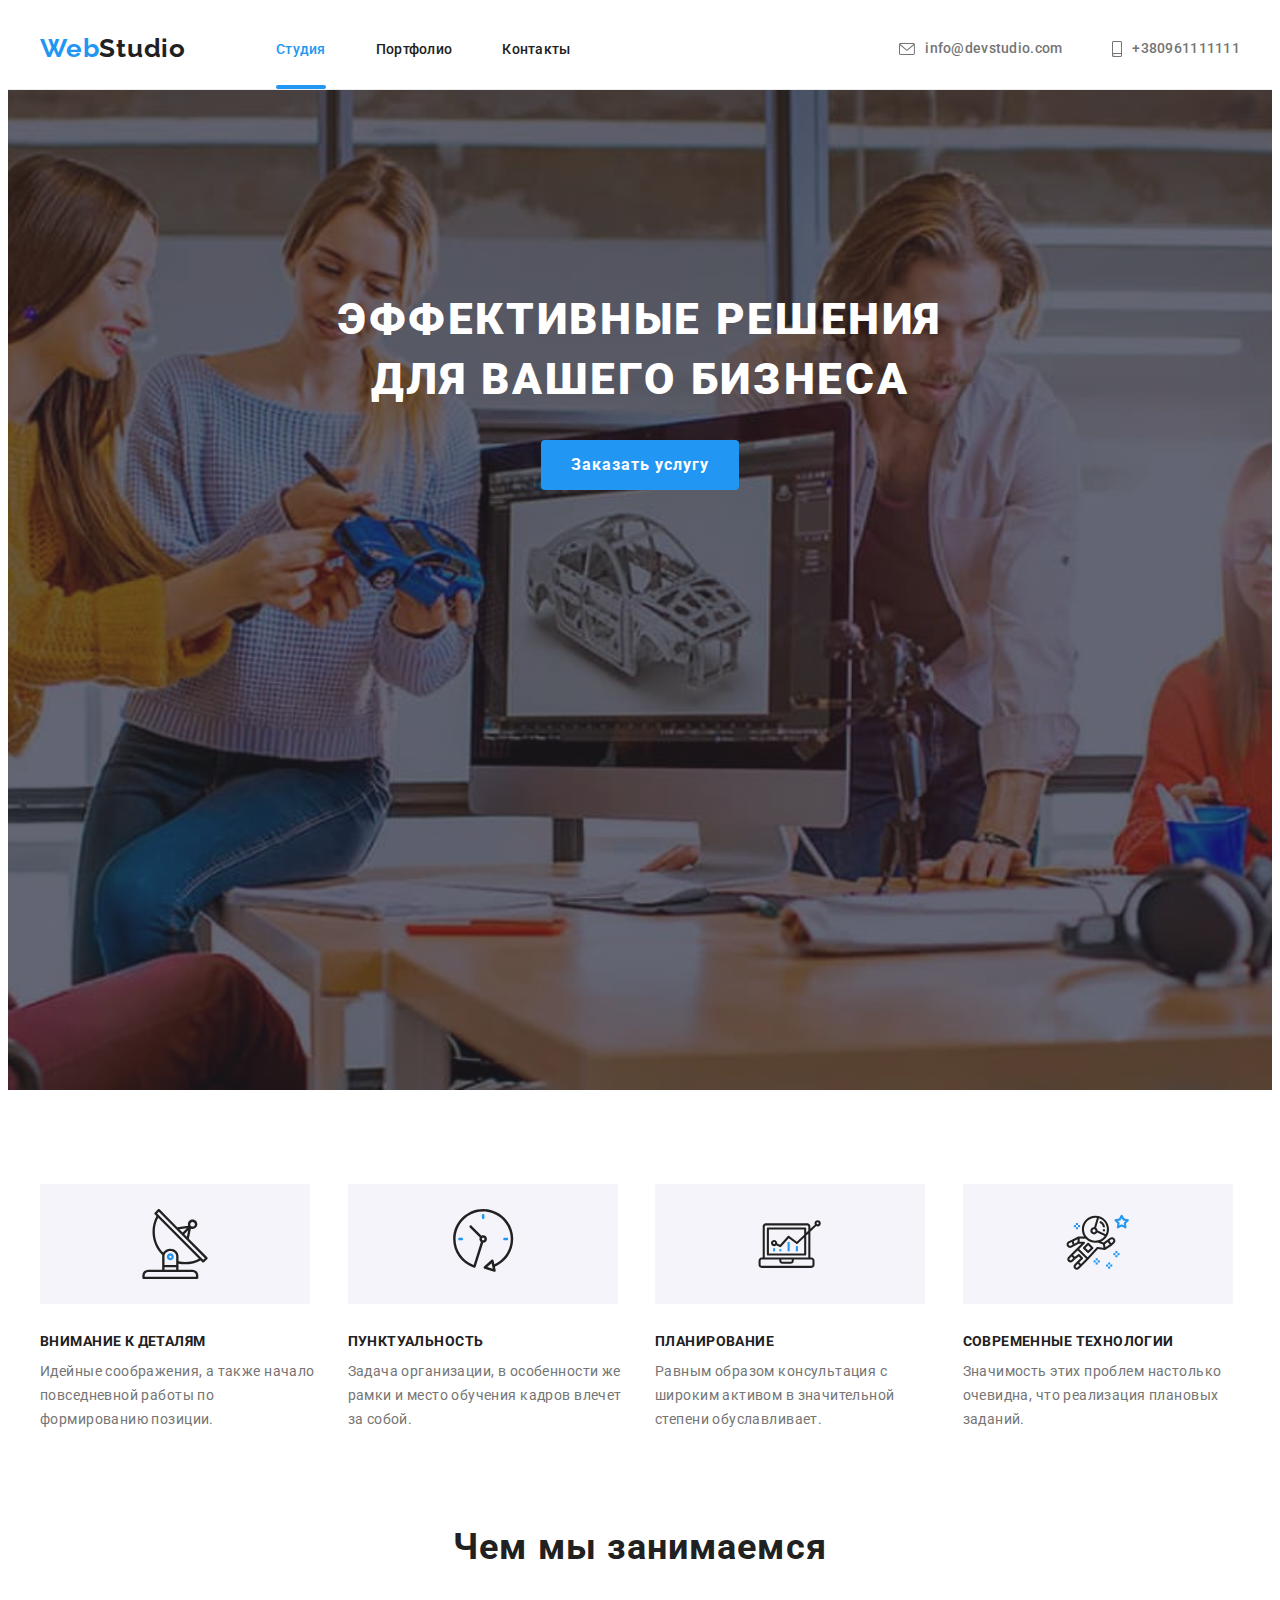
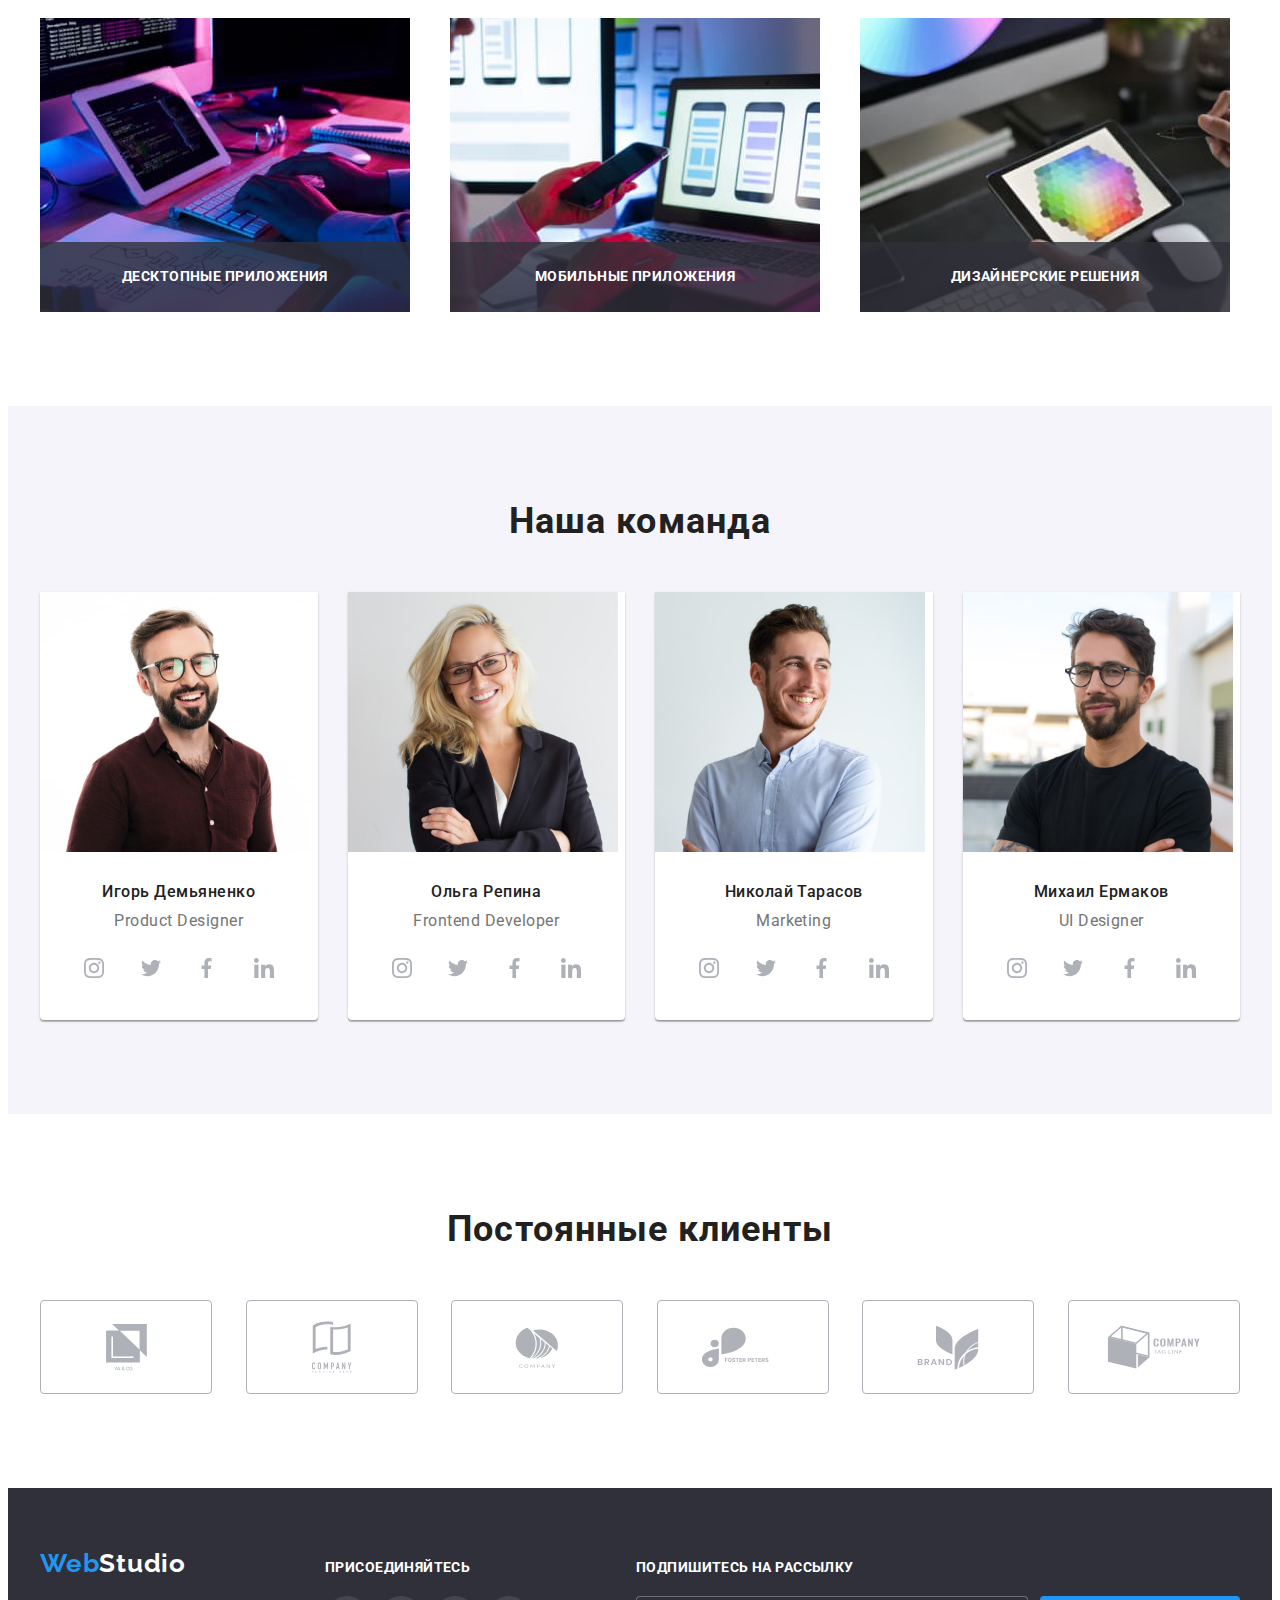
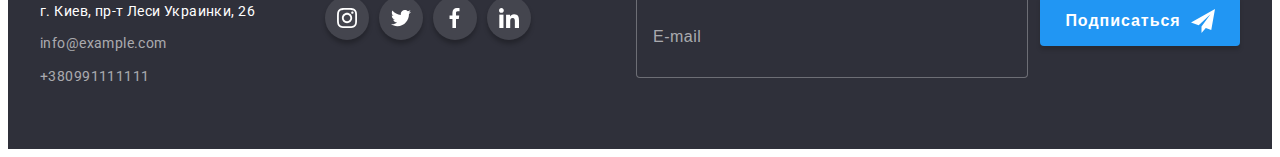
<file: index.html>
<!DOCTYPE html>
<html lang="ru">

<head>
  <meta charset="UTF-8" />
  <meta http-equiv="X-UA-Compatible" content="IE=edge" />
  <meta name="viewport" content="width=device-width, initial-scale=1.0" />
  <title>WebStudio</title>
  <link rel="preconnect" href="https://fonts.gstatic.com" />
  <link href="https://fonts.googleapis.com/css2?family=Raleway:wght@700&family=Roboto:wght@400;500;700;900&display=swap"
    rel="stylesheet" />
  <link rel="stylesheet" href="https://cdnjs.cloudflare.com/ajax/libs/modern-normalize/1.1.0/modern-normalize.min.css"
    integrity="sha512-wpPYUAdjBVSE4KJnH1VR1HeZfpl1ub8YT/NKx4PuQ5NmX2tKuGu6U/JRp5y+Y8XG2tV+wKQpNHVUX03MfMFn9Q=="
    crossorigin="anonymous" referrerpolicy="no-referrer" />
  <link rel="stylesheet" href="https://cdnjs.cloudflare.com/ajax/libs/animate.css/4.1.1/animate.min.css" />
  <link rel="stylesheet" href="./css/main.min.css" />
</head>

<body>
  <!-- Шапка сайта -->
  <header class="header">
    <div class="container header__container">
      <nav class="navigation">
        <a href="./index.html" class="logo header__logo link"> <span class="logo_blue">Web</span>Studio</a>
        <ul class="menu">
          <li class="menu__item list"><a class="menu__link menu__link_current link" href="./index.html">Студия</a></li>
          <li class="menu__item list"><a class="menu__link link" href="./portfolio.html">Портфолио</a></li>
          <li class="menu__item list"><a class="menu__link link" href="">Контакты</a></li>
        </ul>
      </nav>
      <ul class="address__contaiter">
        <li class="address__item list"><a class="address__mail-link link" href="info@devstudio.com">
            <svg class="address__mail-icon">
              <use href="./img/sprite.svg#icon-envelope"></use>
            </svg> info@devstudio.com
          </a>
        </li>
        <li class="address__item list">
          <a class="address__tel-link link" href="tel:+380961111111">
            <svg class="address__phone-icon">
              <use href="./img/sprite.svg#icon-smartphone"></use>
            </svg> +380961111111</a>
        </li>
      </ul>
    </div>
  </header>
  <main>
    <!--Герой Cекция 1-->
    <section class="hero hero__section">
      <div class="container">
        <h1 class="hero__title">Эффективные решения для вашего бизнеса</h1>
        <button class="modal-btn" type="button" data-modal-open>Заказать услугу</button>
      </div>
    </section>
    <!--Преимущества Секция 2-->
    <section class="advantages section">
      <div class="container">
        <h2 class="visually-hidden">Наши преимущества</h2>
        <ul class="advantages__list">
          <li class="advantages__item list">
            <div class="advantages__icon">
              <svg class="advantages__icon-item">
                <use href="./img/sprite.svg#icon-satellite"></use>
              </svg>
            </div>
            <h3 class="advantages__title">Внимание к деталям</h3>
            <p class="advantages__discription">
              Идейные соображения, а также начало повседневной работы по
              формированию позиции.
            </p>
          </li>
          <li class="advantages__item list">
            <div class="advantages__icon">
              <svg class="advantages__icon-item">
                <use href="./img/sprite.svg#icon-clock"></use>
              </svg>
            </div>
            <h3 class="advantages__title">Пунктуальность</h3>
            <p class="advantages__discription">
              Задача организации, в особенности же рамки и место обучения кадров
              влечет за собой.
            </p>
          </li>
          <li class="advantages__item list">
            <div class="advantages__icon">
              <svg class="advantages__icon-item">
                <use href="./img/sprite.svg#icon-diagram"></use>
              </svg>
            </div>
            <h3 class="advantages__title">Планирование</h3>
            <p class="advantages__discription">
              Равным образом консультация с широким активом в значительной
              степени обуславливает.
            </p>
          </li>
          <li class="advantages__item list">
            <div class="advantages__icon">
              <svg class="advantages__icon-item">
                <use href="./img/sprite.svg#icon-astronaut"></use>
              </svg>
            </div>
            <h3 class="advantages__title">Современные технологии</h3>
            <p class="advantages__discription">
              Значимость этих проблем настолько очевидна, что реализация
              плановых заданий.
            </p>
          </li>
        </ul>
      </div>
    </section>
    <!--Чем занимается WebStudio Секция 3-->
    <section class="servise section">
      <div class="container">
        <h2 class="section__title">Чем мы занимаемся</h2>
        <ul class="servise__list list">
          <li class="servise__item">
            <div class="servise__img-wrapper">
              <img class="servise__image" src="./img/img1-sec3.jpg" alt="Десктопные приложения" width="370"
                height="294" />
              <div class="servise__h3-wrapper">
                <h3 class="servise__item-title">Десктопные приложения</h3>
              </div>
            </div>
          </li>
          <li class="servise__item">
            <div class="servise__img-wrapper">
              <img class="servise__image" src="./img/img2-sec3.jpg" alt="Разработка мобильных приложения" width="370"
                height="294" />
              <div class="servise__h3-wrapper">
                <h3 class="servise__item-title">Мобильные приложения</h3>
              </div>
            </div>
          </li>
          <li class="servise__item">
            <div class="servise__img-wrapper">
              <img class="servise__image" src="./img/img3-sec3.jpg" alt="Дизайн" width="370" height="294" />
              <div class="servise__h3-wrapper">
                <h3 class="servise__item-title">Дизайнерские решения</h3>
              </div>
            </div>
          </li>
        </ul>
      </div>
    </section>
    <!--Команда Секция 4-->
    <section class="team section">
      <div class="container">
        <h2 class="section__title">Наша команда</h2>
        <ul class="team__list list">
          <li class="team__item">
            <img class="team__mamber-photo" src="./img/img1-sec4.jpg" alt="Фото Игоря Демьяненко" width="270" height="260" />
            <div class="team__item-contant">
              <h3 class="team__mamber-name">Игорь Демьяненко</h3>
              <p class="team__mamber-profession" lang="en">Product Designer</p>
              <ul class="social-list list">
                <li class="social-list__item">
                  <a href="" class="social-list__link">
                    <svg class="social-list__icon">
                      <use href="./img/sprite.svg#icon-instagram"></use>
                    </svg>
                  </a>
                </li>
                <li class="social-list__item">
                  <a href="" class="social-list__link">
                    <svg class="social-list__icon">
                      <use href="./img/sprite.svg#icon-twitter"></use>
                    </svg>
                  </a>
                </li>
                <li class="social-list__item">
                  <a href="" class="social-list__link">
                    <svg class="social-list__icon">
                      <use href="./img/sprite.svg#icon-facebook"></use>
                    </svg>
                  </a>
                </li>
                <li class="social-list__item">
                  <a href="" class="social-list__link">
                    <svg class="social-list__icon">
                      <use href="./img/sprite.svg#icon-linkedin"></use>
                    </svg>
                  </a>
                </li>
              </ul>
            </div>
          </li>
          <li class="team__item">
            <img class="team__mamber-photo" src="./img/img2-sec4.jpg" alt="Фото Ольги Репиной" width="270" height="260" />
            <div class="team__item-contant">
              <h3 class="team__mamber-name">Ольга Репина</h3>
              <p class="team__mamber-profession" lang="en">Frontend Developer</p>
              <ul class="social-list list">
                <li class="social-list__item">
                  <a href="" class="social-list__link">
                    <svg class="social-list__icon">
                      <use href="./img/sprite.svg#icon-instagram"></use>
                    </svg>
                  </a>
                </li>
                <li class="social-list__item">
                  <a href="" class="social-list__link">
                    <svg class="social-list__icon">
                      <use href="./img/sprite.svg#icon-twitter"></use>
                    </svg>
                  </a>
                </li>
                <li class="social-list__item">
                  <a href="" class="social-list__link">
                    <svg class="social-list__icon">
                      <use href="./img/sprite.svg#icon-facebook"></use>
                    </svg>
                  </a>
                </li>
                <li class="social-list__item">
                  <a href="" class="social-list__link">
                    <svg class="social-list__icon">
                      <use href="./img/sprite.svg#icon-linkedin"></use>
                    </svg>
                  </a>
                </li>
              </ul>
            </div>
          </li>
          <li class="team__item">
            <img class="team__mamber-photo" src="./img/img3-sec4.jpg" alt="Фото Николая Тарасова" width="270" height="260" />
            <div class="team__item-contant">
              <h3 class="team__mamber-name">Николай Тарасов</h3>
              <p class="team__mamber-profession" lang="en">Marketing</p>
              <ul class="social-list list">
                <li class="social-list__item">
                  <a href="" class="social-list__link">
                    <svg class="social-list__icon">
                      <use href="./img/sprite.svg#icon-instagram"></use>
                    </svg>
                  </a>
                </li>
                <li class="social-list__item">
                  <a href="" class="social-list__link">
                    <svg class="social-list__icon">
                      <use href="./img/sprite.svg#icon-twitter"></use>
                    </svg>
                  </a>
                </li>
                <li class="social-list__item">
                  <a href="" class="social-list__link">
                    <svg class="social-list__icon">
                      <use href="./img/sprite.svg#icon-facebook"></use>
                    </svg>
                  </a>
                </li>
                <li class="social-list__item">
                  <a href="" class="social-list__link">
                    <svg class="social-list__icon">
                      <use href="./img/sprite.svg#icon-linkedin"></use>
                    </svg>
                  </a>
                </li>
              </ul>
            </div>
          </li>
          <li class="team__item">
            <img class="team__mamber-photo" src="./img/img4-sec4.jpg" alt="Фото Михаила Ермакова" width="270" height="260" />
            <div class="team__item-contant">
              <h3 class="team__mamber-name">Михаил Ермаков</h3>
              <p class="team__mamber-profession" lang="en">UI Designer</p>
              <ul class="social-list list">
                <li class="social-list__item">
                  <a href="" class="social-list__link">
                    <svg class="social-list__icon">
                      <use href="./img/sprite.svg#icon-instagram"></use>
                    </svg>
                  </a>
                </li>
                <li class="social-list__item">
                  <a href="" class="social-list__link">
                    <svg class="social-list__icon">
                      <use href="./img/sprite.svg#icon-twitter"></use>
                    </svg>
                  </a>
                </li>
                <li class="social-list__item">
                  <a href="" class="social-list__link">
                    <svg class="social-list__icon">
                      <use href="./img/sprite.svg#icon-facebook"></use>
                    </svg>
                  </a>
                </li>
                <li class="social-list__item">
                  <a href="" class="social-list__link">
                    <svg class="social-list__icon">
                      <use href="./img/sprite.svg#icon-linkedin"></use>
                    </svg>
                  </a>
                </li>
              </ul>
            </div>
          </li>
        </ul>
      </div>
    </section>
    <section class="clients  section">
      <div class="container">
        <h2 class="section__title">Постоянные клиенты</h2>
        <ul class="clients__list list">
          <li class="clients__item">
            <a class="clients__link" href="">
              <svg class="clients__list-icon" width="41" height="46.7">
                <use href="./img/sprite.svg#icon-yaco"></use>
              </svg>
            </a>
          </li>
          <li class="clients__item">
            <a class="clients__link" href="">
              <svg class="clients__list-icon" width="40" height="52">
                <use href="./img/sprite.svg#icon-tagline-here"></use>
              </svg>
            </a>
          </li>
          <li class="clients__item">
            <a class="clients__link" href="">
              <svg class="clients__list-icon" width="43.46" height="41.18">
                <use href="./img/sprite.svg#icon-company"></use>
              </svg>
            </a>
          </li>
          <li class="clients__item">
            <a class="clients__link" href="">
              <svg class="clients__list-icon" width="84.44" height="40.62">
                <use href="./img/sprite.svg#icon-foster-peters"></use>
              </svg>
            </a>
          </li>
          <li class="clients__item">
            <a class="clients__link" href="">
              <svg class="clients__list-icon" width="62.54" height="45.43">
                <use href="./img/sprite.svg#icon-brand"></use>
              </svg>
            </a>
          </li>
          <li class="clients__item">
            <a class="clients__link" href="">
              <svg class="clients__list-icon" width="93.79" height="43.93">
                <use href="./img/sprite.svg#icon-tagtine"></use>
              </svg>
            </a>
          </li>
        </ul>
      </div>
    </section>
  </main>
  <footer class="footer footer__section">
    <div class="container footer__container">
      <div class="fooder__logo-address">
        <a class="logo footer__logo logo_white link" href="./index.html"> <span class="logo_blue">Web</span>Studio</a>
        <address class="address">
          <ul class="address__list list">
            <li class="address__item-footer">
              <a class="location link" href="https://goo.gl/maps/w3A9TipmiTjofu6cA" target="_blank"
                rel="noopener noreferrer">г.
                Киев, пр-т Леси Украинки, 26</a>
            </li>
            <li class="address__item-footer"><a class="address__link link" href="info@example.com">info@example.com</a>
            </li>
            <li class="address__item-footer"><a class="address__link link" href="+380991111111">+380991111111</a></li>
          </ul>
        </address>
      </div>
      <div class="footer__social">
        <h3 class="footer__social-list-title">Присоединяйтесь</h3>
        <ul class="footer__social-list list">
          <li class="footer__social-list-item">
            <a href="" class="footer__social-list-link">
              <svg class="footer__social-list-icon">
                <use href="./img/sprite.svg#icon-instagram"></use>
              </svg>
            </a>
          </li>
          <li class="footer__social-list-item">
            <a href="" class="footer__social-list-link">
              <svg class="footer__social-list-icon">
                <use href="./img/sprite.svg#icon-twitter"></use>
              </svg>
            </a>
          </li>
          <li class="footer__social-list-item">
            <a href="" class="footer__social-list-link">
              <svg class="footer__social-list-icon">
                <use href="./img/sprite.svg#icon-facebook"></use>
              </svg>
            </a>
          </li>
          <li class="footer__social-list-item">
            <a href="" class="footer__social-list-link">
              <svg class="footer__social-list-icon">
                <use href="./img/sprite.svg#icon-linkedin"></use>
              </svg>
            </a>
          </li>
        </ul>
      </div>
      <form action="#" class="footer-form">
        <p class="footer-fort-title">Подпишитесь на рассылку</p>
        <div class="footer-form-input-wrapper">
          <input type="email" class="footer-form-input" name="user-mail" placeholder="E-mail" required>
          <button type="submit" class="footer-form-btn">
            Подписаться
            <svg class="footer-form-icon">
              <use href="./img/sprite.svg#icon-footer-form-icon"></use>
            </svg>
          </button>
        </div>
      </form>
    </div>
  </footer>
  <div class="backdrop is-hidden" data-modal>
    <div class="modal">
      <button type="button" class="close-btn" data-modal-close>
        <svg class="close-icon">
          <use href="./img/sprite.svg#icon-Vector"></use>
        </svg>
      </button>
      <form action="#" class="modal-form">
        <p class="model-form__head">Оставьте свои данные, мы вам перезвоним</p>
        <label class="modal-form__field">
          Имя
          <span class="modal-form__input-wrapper">
            <input type="text" class="modal-form__input" name="user-name" minlength="2" required
              pattern="[a-zA-Zа-яёА-ЯЁ]+" title="Имя должно содержать символы кирилицы или латиницы">
            <svg class="modal-form__icon">
              <use href="./img/sprite.svg#icon-person"></use>
            </svg>
          </span>
        </label>
        <label class="modal-form__field">
          Телефон
          <span class="modal-form__input-wrapper">
            <input type="tel" class="modal-form__input" name="user-tel" title="096-000-00-00"
              pattern="[0-9]{3}-[0-9]{3}-[0-9]{2}-[0-9]{2}" required>
            <svg class="modal-form__icon">
              <use href="./img/sprite.svg#icon-phone"></use>
            </svg>
          </span>
        </label>
        <label class="modal-form__field">
          Почта
          <span class="modal-form__input-wrapper">
            <input type="email" class="modal-form__input" name="user-mail" required>
            <svg class="modal-form__icon">
              <use href="./img/sprite.svg#icon-email"></use>
            </svg>
          </span>
        </label>
        <label class="modal-form__field">
          Комментарий
          <textarea name="user-comment" class="modal-form__comment" placeholder="Введите текст"></textarea>
        </label>
        <input type="checkbox" class="modal-form__checkbox visually-hidden" name="check" id="accept">
        <label for="accept" class="modal-form__checkbox-label">Соглашаюсь с рассылкой и принимаю&nbsp; <a href="#"
            class="modal-form__checkbox-label-link">Условия договора</a></label>
        <button type="submit" class="modal-form-btn">Отправить</button>
      </form>
    </div>
  </div>
  <script src="./js/modal.js"></script>
</body>

</html>
</file>
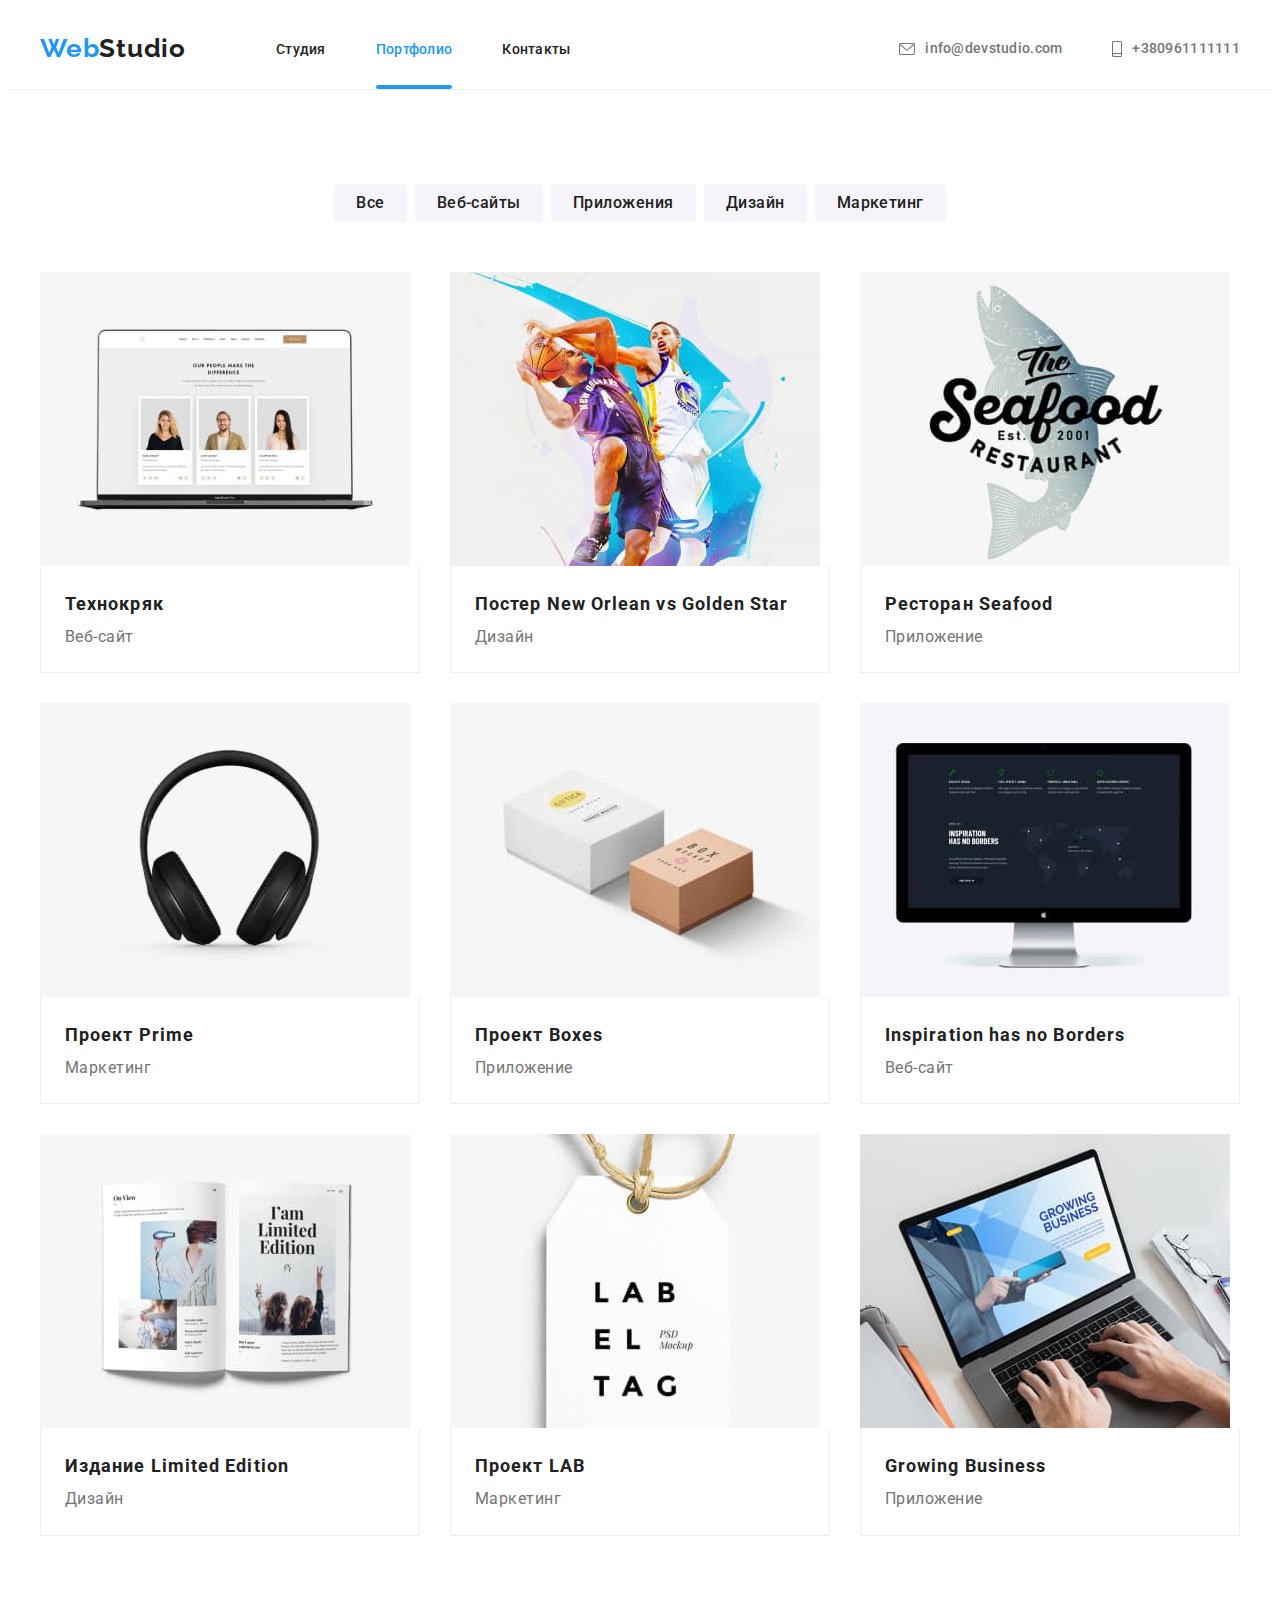
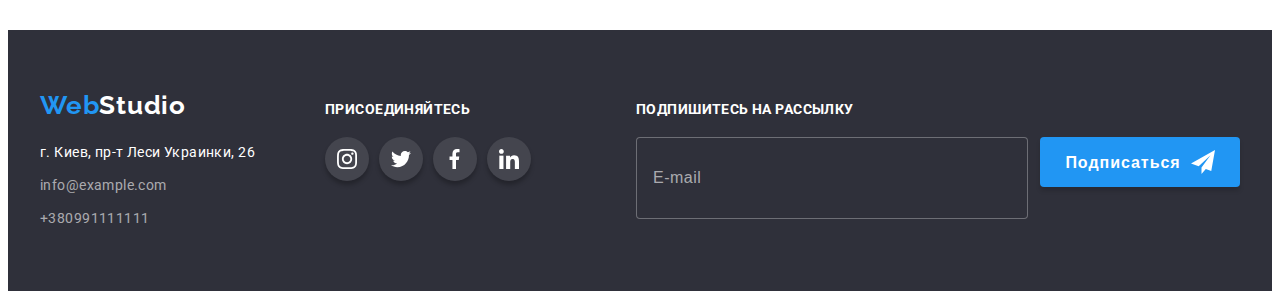
<file: portfolio.html>
<!DOCTYPE html>
<html lang="ru">

<head>
    <meta charset="UTF-8" />
    <meta http-equiv="X-UA-Compatible" content="IE=edge" />
    <meta name="viewport" content="width=device-width, initial-scale=1.0" />
    <title>WebStudio</title>
    <link rel="preconnect" href="https://fonts.gstatic.com" />
    <link
        href="https://fonts.googleapis.com/css2?family=Raleway:wght@700&family=Roboto:wght@400;500;700;900&display=swap"
        rel="stylesheet" />
    <link rel="stylesheet" href="https://cdnjs.cloudflare.com/ajax/libs/modern-normalize/1.1.0/modern-normalize.min.css"
        integrity="sha512-wpPYUAdjBVSE4KJnH1VR1HeZfpl1ub8YT/NKx4PuQ5NmX2tKuGu6U/JRp5y+Y8XG2tV+wKQpNHVUX03MfMFn9Q=="
        crossorigin="anonymous" referrerpolicy="no-referrer" />
    <link rel="stylesheet" href="https://cdnjs.cloudflare.com/ajax/libs/animate.css/4.1.1/animate.min.css" />
    <link rel="stylesheet" href="./css/main.min.css" />

</head>

<body>
    <!--Шапка-->
    <header class="header">
        <div class="container header__container">
            <nav class="navigation">
                <a href="./index.html" class="logo header__logo link"> <span class="logo_blue">Web</span>Studio</a>
                <ul class="menu">
                    <li class="menu__item list"><a class="menu__link link" href="./index.html">Студия</a>
                    </li>
                    <li class="menu__item list"><a class="menu__link menu__link_current link" href="./portfolio.html">Портфолио</a></li>
                    <li class="menu__item list"><a class="menu__link link" href="">Контакты</a></li>
                </ul>
            </nav>
            <ul class="address__contaiter">
                <li class="address__item list"><a class="address__mail-link link" href="info@devstudio.com">
                        <svg class="address__mail-icon">
                            <use href="./img/sprite.svg#icon-envelope"></use>
                        </svg> info@devstudio.com
                    </a>
                </li>
                <li class="address__item list">
                    <a class="address__tel-link link" href="tel:+380961111111">
                        <svg class="address__phone-icon">
                            <use href="./img/sprite.svg#icon-smartphone"></use>
                        </svg> +380961111111</a>
                </li>
            </ul>
        </div>
    </header>
    <main>
        <!--Наши работы-->
        <section class="portfolio section">
            <div class="container portfolio-container">
                <h1 hidden>Наши работы</h1>
                <ul class="filter-list">
                    <li class="filter-item list">
                        <button class="filter-button" type="button">Все</button>
                    </li>
                    <li class="filter-item list">
                        <button class="filter-button" type="button">Веб-сайты</button>
                    </li>
                    <li class="filter-item list">
                        <button class="filter-button" type="button">Приложения</button>
                    </li>
                    <li class="filter-item list">
                        <button class="filter-button" type="button">Дизайн</button>
                    </li>
                    <li class="filter-item list">
                        <button class="filter-button" type="button">Маркетинг</button>
                    </li>
                </ul>
                <ul class="project-list">
                    <li class="project-item list">
                        <a class="project-link link" href="">
                            <div class="project-img-wrapper">
                                <img class="project-image" src="./img/portfolio1.jpg" alt="Технокряк" width="370"
                                    height="294">
                                <p class="overlay">Технокряк это современная площадка распространения коронавируса.
                                    Компании используют эту платформу
                                    для цифрового
                                    шпионажа и атак на защищённые сервера конкурентов.</p>
                            </div>
                            <div class="project-item-content">
                                <h2 class="project-title">Технокряк</h2>
                                <p class="project-decr">Веб-сайт</p>
                            </div>
                        </a>
                    </li>
                    <li class="project-item list">
                        <a class="project-link link" href="">
                            <div class="project-img-wrapper">
                                <img class="project-image" src="./img/portfolio2.jpg"
                                    alt="Постер New Orlean vs Golden Star" width="370" height="294">
                                <p class="overlay">Постер New Orlean vs Golden Star это современная площадка
                                    распространения коронавируса. Компании
                                    используют эту платформу
                                    для цифрового
                                    шпионажа и атак на защищённые сервера конкурентов.</p>
                            </div>
                            <div class="project-item-content">
                                <h2 class="project-title">Постер <span lang="en">New Orlean vs Golden Star</span></h2>
                                <p class="project-decr">Дизайн</p>
                            </div>
                        </a>
                    </li>
                    <li class="project-item list">
                        <a class="project-link link" href="">
                            <div class="project-img-wrapper">
                                <img class="project-image" src="./img/portfolio3.jpg" alt="Ресторан Seafood" width="370"
                                    height="294">
                                <p class="overlay">Ресторан Seafood это современная площадка распространения
                                    коронавируса. Компании используют эту платформу для цифрового
                                    шпионажа и атак на защищённые сервера конкурентов</p>
                            </div>
                            <div class="project-item-content">
                                <h2 class="project-title">Ресторан <span lang="en">Seafood</span></h2>
                                <p class="project-decr">Приложение</p>
                            </div>
                        </a>
                    </li>
                    <li class="project-item list">
                        <a class="project-link link" href="">
                            <div class="project-img-wrapper">
                                <img class="project-image" src="./img/portfolio4.jpg" alt="Проект Prime" width="370"
                                    height="294">
                                <p class="overlay">Проект Prime это современная площадка распространения коронавируса.
                                    Компании используют эту платформу для цифрового
                                    шпионажа и атак на защищённые сервера конкурентов.</p>
                            </div>
                            <div class="project-item-content">
                                <h2 class="project-title">Проект <span lang="en">Prime</span></h2>
                                <p class="project-decr">Маркетинг</p>
                            </div>
                        </a>
                    </li>
                    <li class="project-item list">
                        <a class="project-link link" href="">
                            <div class="project-img-wrapper">
                                <img class="project-image" src="./img/portfolio5.jpg" alt="Проект Boxes" width="370"
                                    height="294">
                                <p class="overlay">Проект Boxes это современная площадка распространения коронавируса.
                                    Компании используют эту платформу для цифрового
                                    шпионажа и атак на защищённые сервера конкурентов.</p>
                            </div>
                            <div class="project-item-content">
                                <h2 class="project-title">Проект <span lang="en">Boxes</span></h2>
                                <p class="project-decr">Приложение</p>
                            </div>
                        </a>
                    </li>
                    <li class="project-item list">
                        <a class="project-link link" href="">
                            <div class="project-img-wrapper">
                                <img class="project-image" src="./img/portfolio6.jpg" alt="Inspiration has no Borders"
                                    width="370" height="294">
                                <p class="overlay">Inspiration has no Borders это современная площадка распространения
                                    коронавируса. Компании используют эту платформу для цифрового
                                    шпионажа и атак на защищённые сервера конкурентов.</p>
                            </div>
                            <div class="project-item-content">
                                <h2 class="project-title" lang="en">Inspiration has no Borders</h2>
                                <p class="project-decr">Веб-сайт</p>
                            </div>
                        </a>
                    </li>
                    <li class="project-item list">
                        <a class="project-link link" href="">
                            <div class="project-img-wrapper">
                                <img class="project-image" src="./img/portfolio7.jpg" alt="Издание Limited Edition"
                                    width="370" height="294">
                                <p class="overlay">Издание Limited Edition это современная площадка распространения
                                    коронавируса. Компании используют эту платформу для цифрового
                                    шпионажа и атак на защищённые сервера конкурентов</p>
                            </div>
                            <div class="project-item-content">
                                <h2 class="project-title">Издание <span lang="en">Limited Edition</span></h2>
                                <p class="project-decr">Дизайн</p>
                            </div>
                        </a>
                    </li>
                    <li class="project-item list">
                        <a class="project-link link" href="">
                            <div class="project-img-wrapper">
                                <img class="project-image" src="./img/portfolio8.jpg" alt="Проект LAB" width="370"
                                    height="294">
                                <p class="overlay">Проект LAB это современная площадка распространения коронавируса.
                                    Компании используют эту платформу для цифрового
                                    шпионажа и атак на защищённые сервера конкурентов.</p>
                            </div>
                            <div class="project-item-content">
                                <h2 class="project-title">Проект <span lang="en">LAB</span></h2>
                                <p class="project-decr">Маркетинг</p>
                            </div>
                        </a>
                    </li>
                    <li class="project-item list">
                        <a class="project-link link" href="">
                            <div class="project-img-wrapper">
                                <img class="project-image" src="./img/portfolio9.jpg" alt="Growing Business" width="370"
                                    height="294">
                                <p class="overlay">Growing Business это современная площадка распространения
                                    коронавируса. Компании используют эту платформу для цифрового
                                    шпионажа и атак на защищённые сервера конкурентов.</p>
                            </div>
                            <div class="project-item-content">
                                <h2 class="project-title" lang="en">Growing Business</h2>
                                <p class="project-decr">Приложение</p>
                            </div>
                        </a>
                    </li>
                </ul>
            </div>
        </section>
    </main>
    <footer class="footer footer__section">
        <div class="container footer__container">
            <div class="fooder__logo-address">
                <a class="logo footer__logo logo_white link" href="./index.html"> <span
                        class="logo_blue">Web</span>Studio</a>
                <address class="address">
                    <ul class="address__list list">
                        <li class="address__item-footer">
                            <a class="location link" href="https://goo.gl/maps/w3A9TipmiTjofu6cA" target="_blank"
                                rel="noopener noreferrer">г.
                                Киев, пр-т Леси Украинки, 26</a>
                        </li>
                        <li class="address__item-footer"><a class="address__link link"
                                href="info@example.com">info@example.com</a>
                        </li>
                        <li class="address__item-footer"><a class="address__link link"
                                href="+380991111111">+380991111111</a></li>
                    </ul>
                </address>
            </div>
            <div class="footer__social">
                <h3 class="footer__social-list-title">Присоединяйтесь</h3>
                <ul class="footer__social-list list">
                    <li class="footer__social-list-item">
                        <a href="" class="footer__social-list-link">
                            <svg class="footer__social-list-icon">
                                <use href="./img/sprite.svg#icon-instagram"></use>
                            </svg>
                        </a>
                    </li>
                    <li class="footer__social-list-item">
                        <a href="" class="footer__social-list-link">
                            <svg class="footer__social-list-icon">
                                <use href="./img/sprite.svg#icon-twitter"></use>
                            </svg>
                        </a>
                    </li>
                    <li class="footer__social-list-item">
                        <a href="" class="footer__social-list-link">
                            <svg class="footer__social-list-icon">
                                <use href="./img/sprite.svg#icon-facebook"></use>
                            </svg>
                        </a>
                    </li>
                    <li class="footer__social-list-item">
                        <a href="" class="footer__social-list-link">
                            <svg class="footer__social-list-icon">
                                <use href="./img/sprite.svg#icon-linkedin"></use>
                            </svg>
                        </a>
                    </li>
                </ul>
            </div>
            <form action="#" class="footer-form">
                <p class="footer-fort-title">Подпишитесь на рассылку</p>
                <div class="footer-form-input-wrapper">
                    <input type="email" class="footer-form-input" name="user-mail" placeholder="E-mail" required>
                    <button type="submit" class="footer-form-btn">
                        Подписаться
                        <svg class="footer-form-icon">
                            <use href="./img/sprite.svg#icon-footer-form-icon"></use>
                        </svg>
                    </button>
                </div>
            </form>
        </div>
    </footer>
</body>

</html>
</file>
<file: css/main.min.css>
:root{--ptimary-text-color: #757575;--title-text-color: #212121;--accent-color: #2196f3;--primary-white-color: #ffffff;--main-font: Roboto, sans-serif;--dark-grey-background-color: #2f303a;--light-grey-background-color: #f5f4fa;--rgba-grey-color: rgba(255, 255, 255, 0.6);--list-gap: 30px}.visually-hidden{position:absolute !important;clip:rect(1px 1px 1px 1px);clip:rect(1px, 1px, 1px, 1px);padding:0 !important;border:0 !important;height:1px !important;width:1px !important;overflow:hidden}.link{text-decoration:none}.list{margin:0;padding:0;list-style:none}h1,h2,h3,h4,h5,h6,p{margin-top:0px;margin-bottom:0px}ul,ol{margin-top:0px;margin-bottom:0px;padding-left:0px}img{display:block}body{color:var(--ptimary-text-color);background-color:var(--primary-white-color);font-family:var(--main-font)}.section{padding-top:94px;padding-bottom:94px}.container{width:1200px;margin:0 auto;padding-left:15px;padding-right:15px}.modal-btn{font-weight:700;font-size:16px;line-height:1.88;letter-spacing:0.06em;background-color:var(--accent-color);color:var(--primary-white-color);cursor:pointer;font-family:inherit;text-align:center;border:none;border-radius:4px;padding:10px 30px;transition:background-color 250ms cubic-bezier(0.4, 0, 0.2, 1),color 250ms cubic-bezier(0.4, 0, 0.2, 1)}.modal-btn:hover,.modal-btn:focus{background-color:var(--accent-color);color:var(--primary-white-color);transition:background-color 250ms cubic-bezier(0.4, 0, 0.2, 1),color 250ms cubic-bezier(0.4, 0, 0.2, 1)}.social-list{display:flex;justify-content:space-between}.social-list__link{display:flex;justify-content:center;align-items:center;width:44px;height:44px;border-radius:50%;fill:#afb1b8;transition:background-color 250ms cubic-bezier(0.4, 0, 0.2, 1),fill 250ms cubic-bezier(0.4, 0, 0.2, 1)}.social-list__link:hover,.social-list__link:focus{background-color:var(--accent-color);fill:#ffffff;transition:background-color 250ms cubic-bezier(0.4, 0, 0.2, 1),fill 250ms cubic-bezier(0.4, 0, 0.2, 1)}.social-list__icon{width:20px;height:20px}.section__title{color:var(--title-text-color);font-weight:700;font-size:36px;line-height:1.17;letter-spacing:0.03em;margin-bottom:50px;text-align:center}.logo{color:var(--title-text-color);font-family:Raleway, sans-serif;font-weight:700;font-size:26px;line-height:1.2;letter-spacing:0.03em}.logo_blue{color:var(--accent-color)}.logo_white{color:var(--primary-white-color)}.header__logo{margin-right:90px}.footer__logo{margin-bottom:20px}.backdrop{position:fixed;top:0;left:0;width:100vw;height:100vh;background-color:rgba(0,0,0,0.1);transition:opacity 250ms cubic-bezier(0.4, 0, 0.2, 1),visibility 250ms cubic-bezier(0.4, 0, 0.2, 1)}.is-hidden{opacity:0;visibility:hidden;pointer-events:none}.modal{position:absolute;left:50%;top:50%;transform:translate(-50%, -50%);width:528px;height:581px;background-color:#ffffff;padding:40px;box-shadow:0px 1px 3px rgba(0,0,0,0.12),0px 1px 1px rgba(0,0,0,0.14),0px 2px 1px rgba(0,0,0,0.2)}.close-btn{width:30px;height:30px;border-radius:50%;border:1px solid rgba(0,0,0,0.1);background:transparent;cursor:pointer;position:absolute;top:8px;right:8px;padding:0;transition:fill 250ms cubic-bezier(0.4, 0, 0.2, 1)}.close-btn:hover,.close-btn:focus{fill:var(--accent-color)}.close-icon{width:11px;height:11px}.modal-form{display:flex;flex-direction:column}.model-form__head{font-weight:bold;font-size:20px;line-height:1.17;letter-spacing:0.03em;color:var(--title-text-color);text-align:center;margin-bottom:12px}.modal-form__field{font-weight:normal;font-size:12px;line-height:1.17;letter-spacing:0.01em;margin-bottom:10px}.modal-form__input-wrapper{display:block;position:relative;margin-top:4px}.modal-form__input{width:100%;height:40px;border:1px solid rgba(33,33,33,0.2);border-radius:4px;padding-left:42px;transition:border 250ms cubic-bezier(0.4, 0, 0.2, 1)}.modal-form__input:focus{border-color:var(--accent-color);outline:none}.modal-form__icon{display:block;top:50%;transform:translateY(-50%);left:12px;width:18px;height:18px;position:absolute;transition:fill 250ms cubic-bezier(0.4, 0, 0.2, 1)}.modal-form__input:focus+.modal-form__icon{fill:var(--accent-color)}.modal-form__comment{width:100%;height:120px;margin-top:4px;border:1px solid rgba(33,33,33,0.2);border-radius:4px;padding:12px 16px;resize:none;transition:border-color 250ms cubic-bezier(0.4, 0, 0.2, 1)}.modal-form__comment:focus{border-color:var(--accent-color);outline:none}.modal-form__comment::placeholder{color:rgba(117,117,117,0.5)}.modal-form__checkbox-label{display:flex;align-items:center;font-size:14px;font-weight:normal;line-height:1.71;letter-spacing:0.03em;color:var(--ptimary-text-color);margin-bottom:30px}.modal-form__checkbox-label::before{content:'';display:flex;align-items:center;width:16px;height:15px;border:2px solid var(--title-text-color);border-radius:2px;margin-right:8px;cursor:pointer;transition:border-color 250ms cubic-bezier(0.4, 0, 0.2, 1)}.modal-form__checkbox:checked+.modal-form__checkbox-label::before{background-image:url(../img/iconcheckbox.svg);background-color:var(--accent-color);background-repeat:no-repeat;background-position:center;border-color:transparent}.modal-form__checkbox:focus+.modal-form__checkbox-label::before{border:2px solid var(--accent-color)}.modal-form__checkbox-label-link{color:var(--accent-color)}.modal-form-btn{display:block;align-self:center;font-weight:bold;font-size:16px;line-height:1.88;letter-spacing:0.06em;background-color:var(--accent-color);color:#fff;cursor:pointer;font-family:inherit;text-align:center;border:none;border-radius:4px;padding-top:10px;padding-bottom:10px;width:200px;box-shadow:0px 4px 4px 0px rgba(0,0,0,0.15);transition:background-color 250ms cubic-bezier(0.4, 0, 0.2, 1)}.modal-form-btn:hover,.modal-form-btn:focus{background-color:#188ce8}.header{padding-top:25px;padding-bottom:25px;border-bottom:1px solid #ececec}.header__container{display:flex;align-items:center;justify-content:space-between}.navigation{display:flex;align-items:center}.menu{display:flex;align-items:center}.menu__item{position:relative}.menu__item:not(:last-child){margin-right:50px}.address__contaiter{display:flex;align-items:center}.address__item:not(:last-child){margin-right:50px}.menu__link{position:relative;color:var(--title-text-color);font-weight:500;font-size:14px;line-height:1.14;letter-spacing:0.02em;transition:color 250ms cubic-bezier(0.4, 0, 0.2, 1)}.menu__link:hover,.menu__link:focus{color:var(--accent-color);transition:color 250ms cubic-bezier(0.4, 0, 0.2, 1)}.menu__link_current{color:var(--accent-color)}.menu__link_current::after{position:absolute;bottom:-32px;width:100%;height:4px;border-radius:2px;display:block;content:'';background-color:var(--accent-color)}.address__mail-link{display:flex;align-items:center;color:var(--ptimary-text-color);font-weight:500;font-size:14px;line-height:1.14;letter-spacing:0.02em;transition:color 250ms cubic-bezier(0.4, 0, 0.2, 1)}.address__mail-link:hover,.address__mail-link:focus{color:var(--accent-color);transition:color 250ms cubic-bezier(0.4, 0, 0.2, 1)}.address__tel-link{display:flex;align-items:center;color:var(--ptimary-text-color);font-weight:500;font-size:14px;line-height:1.14;letter-spacing:0.02em;transition:color 250ms cubic-bezier(0.4, 0, 0.2, 1)}.address__tel-link:hover,.address__tel-link:focus{color:var(--accent-color);transition:color 250ms cubic-bezier(0.4, 0, 0.2, 1)}.address__phone-icon{width:10px;height:16px;margin-right:10px;fill:currentColor;transition:fill 250ms cubic-bezier(0.4, 0, 0.2, 1)}.address__phone-icon:hover,.address__phone-icon:focus{fill:var(--accent-color);transition:fill 250ms cubic-bezier(0.4, 0, 0.2, 1)}.address__mail-icon{width:16px;height:12px;margin-right:10px;fill:currentColor;transition:fill 250ms cubic-bezier(0.4, 0, 0.2, 1)}.address__mail-icon:hover,.address__mail-icon:focus{fill:var(--accent-color);transition:fill 250ms cubic-bezier(0.4, 0, 0.2, 1)}.hero{max-width:1600px;height:600px;background-image:linear-gradient(rgba(47,48,58,0.4), rgba(47,48,58,0.4)),url("../img/hero-bg.jpg");background-repeat:no-repeat;background-size:cover;background-position:center;background-color:var(--dark-grey-background-color);text-align:center;padding-top:200px;padding-bottom:200px}.hero__section{margin-left:auto;margin-right:auto}.hero__title{color:var(--primary-white-color);font-weight:900;font-size:44px;line-height:1.36;letter-spacing:0.06em;text-transform:uppercase;max-width:696px;margin:0 auto;margin-bottom:30px}.advantages__icon{display:flex;justify-content:center;align-items:center;width:270px;height:120px;background-color:#f5f4fa;margin-bottom:30px}.advantages__icon-item{width:70px;height:70px}.advantages__list{display:flex;flex-wrap:wrap;margin-left:calc(-1 * var(--list-gap));margin-top:calc(-1 * var(--list-gap))}.advantages__item{margin-left:var(--list-gap);margin-top:var(--list-gap);flex-basis:calc((100% - 4 * var(--list-gap)) / 4)}.advantages__title{font-weight:700;font-size:14px;line-height:1.14;letter-spacing:0.03em;color:var(--title-text-color);text-transform:uppercase;margin-bottom:10px}.advantages__discription{font-weight:400;font-size:14px;line-height:1.71;letter-spacing:0.03em;color:var(--ptimary-text-color)}.servise{padding-top:0px}.servise__list{display:flex;flex-wrap:wrap;margin-left:-30px;margin-top:-30px}.servise__item{margin-left:30px;margin-top:30px;flex-basis:calc((100% - 90px) / 3)}.servise__img-wrapper{position:relative}.servise__h3-wrapper{position:absolute;bottom:0px;left:0px;display:flex;justify-content:center;align-items:center;width:370px;height:70px;background-color:rgba(47,48,58,0.8)}.servise__item-title{font-weight:700;font-size:14px;line-height:1.14;letter-spacing:0.03em;color:var(--primary-white-color);text-transform:uppercase}.team__list{display:flex;flex-wrap:wrap;margin-left:calc(-1 * var(--list-gap));margin-top:calc(-1 * var(--list-gap))}.team__item{background-color:var(--primary-white-color);display:block;margin-left:var(--list-gap);margin-top:var(--list-gap);flex-basis:calc((100% - 4 * var(--list-gap)) / 4);text-align:center;border-radius:0px 0px 4px 4px;box-shadow:0px 1px 3px rgba(0,0,0,0.12),0px 1px 1px rgba(0,0,0,0.14),0px 2px 1px rgba(0,0,0,0.2)}.team{background-color:var(--light-grey-background-color);padding-bottom:94px}.team__item-contant{padding-top:30px;padding-bottom:30px;padding-right:32px;padding-left:32px}.team__mamber-name{font-weight:500;font-size:16px;line-height:1.19;letter-spacing:0.03em;color:var(--title-text-color);margin-bottom:10px}.team__mamber-profession{font-weight:400;font-size:16px;line-height:1.19;letter-spacing:0.03em;margin-bottom:16px}.clients__list{display:flex;justify-content:space-between}.clients__link{display:flex;justify-content:center;align-items:center;border:1px solid #afb1b8;width:170px;height:92px;border-radius:4px;fill:#afb1b8;transition:border 250ms cubic-bezier(0.4, 0, 0.2, 1),fill 250ms cubic-bezier(0.4, 0, 0.2, 1)}.clients__link:focus,.clients__link:hover{border:1px solid var(--accent-color);fill:var(--accent-color);transition:border 250ms cubic-bezier(0.4, 0, 0.2, 1),fill 250ms cubic-bezier(0.4, 0, 0.2, 1)}.footer{background-color:var(--dark-grey-background-color);padding-top:60px;padding-bottom:60px}.footer__section{margin-right:auto}.address__link{color:var(--rgba-grey-color);font-style:normal;font-weight:400;font-size:14px;line-height:1.71;letter-spacing:0.03em}.address__item-footer:not(:last-child){margin-bottom:9px}.location{color:var(--primary-white-color);font-style:normal;font-weight:400;font-size:14px;line-height:1.71;letter-spacing:0.03em;margin-bottom:9px}.footer__social-list-title{font-weight:700;font-size:14px;line-height:1.14;letter-spacing:0.03em;color:var(--primary-white-color);text-transform:uppercase;margin-bottom:20px}.footer__container{display:flex;align-items:baseline}.footer__social-list-icon{width:20px;height:20px}.fooder__logo-address{display:flex;flex-direction:column}.footer__social{display:flex;flex-direction:column;margin-left:70px}.footer__social-list{display:flex;align-items:center;justify-content:flex-start}.footer__social-list-item:not(:last-child){margin-right:10px}.footer__social-list-link{display:flex;justify-content:center;align-items:center;width:44px;height:44px;border-radius:50%;fill:#ffffff;box-shadow:0px 4px 4px 0px rgba(0,0,0,0.25);background-color:#44454e;transition:background-color 250ms cubic-bezier(0.4, 0, 0.2, 1),fill 250ms cubic-bezier(0.4, 0, 0.2, 1)}.footer__social-list-link:hover,.footer__social-list-link:focus{background-color:var(--accent-color);fill:#ffffff;transition:background-color 250ms cubic-bezier(0.4, 0, 0.2, 1),fill 250ms cubic-bezier(0.4, 0, 0.2, 1)}.footer-form{display:flex;flex-direction:column;margin-left:auto}.footer-fort-title{font-weight:700;font-size:14px;line-height:1.14;letter-spacing:0.03em;color:var(--primary-white-color);text-transform:uppercase;margin-bottom:20px}.footer-form-input-wrapper{display:flex}.footer-form-input{margin-right:12px;width:358px;height:50px;border:1px solid rgba(255,255,255,0.3);color:rgba(255,255,255,0.6);border-radius:4px;background-color:var(--dark-grey-background-color);padding:15px 16px;transition:border-color 250ms cubic-bezier(0.4, 0, 0.2, 1),drop-shadow 250ms cubic-bezier(0.4, 0, 0.2, 1)}.footer-form-input:focus,.footer-form-input:hover{outline:none;border-color:var(--accent-color);filter:drop-shadow(0px 4px 4px rgba(0,0,0,0.15))}.footer-form-input::placeholder{color:rgba(255,255,255,0.6);font-size:16px;font-style:normal;font-weight:normal;line-height:1.25;letter-spacing:0.03em}.footer-form-btn{display:flex;justify-content:center;align-items:center;margin-right:auto;width:200px;height:50px;background-color:var(--accent-color);color:var(--primary-white-color);font-size:16px;font-style:normal;font-weight:bold;line-height:1.86px;letter-spacing:0.06em;text-align:center;border:var(--accent-color);cursor:pointer;border-radius:4px;box-shadow:0px 4px 4px 0px rgba(0,0,0,0.15);transition:background-color 250ms cubic-bezier(0.4, 0, 0.2, 1),box-shadow 250ms cubic-bezier(0.4, 0, 0.2, 1),color 250ms cubic-bezier(0.4, 0, 0.2, 1)}.footer-form-btn:focus,.footer-form-btn:hover{background-color:var(--accent-color);color:var(--primary-white-color)}.footer-form-icon{width:24px;height:24px;fill:var(--primary-white-color);margin-left:10px}.filter-list{display:flex;justify-content:center;margin-bottom:50px}.filter-button{color:var(--title-text-color);background-color:var(--light-grey-background-color);font-family:inherit;font-weight:500;font-size:16px;line-height:1.63;letter-spacing:0.03em;text-align:center;cursor:pointer;padding:6px 22px;border:none;border-radius:4px;transition:color 250ms cubic-bezier(0.4, 0, 0.2, 1),background-color 250ms cubic-bezier(0.4, 0, 0.2, 1),box-shadow 250ms cubic-bezier(0.4, 0, 0.2, 1)}.filter-button:hover,.filter-button:focus{color:var(--primary-white-color);background-color:var(--accent-color);box-shadow:0px 4px 4px 0px rgba(0,0,0,0.25);transition:color 250ms cubic-bezier(0.4, 0, 0.2, 1),background-color 250ms cubic-bezier(0.4, 0, 0.2, 1),box-shadow 250ms cubic-bezier(0.4, 0, 0.2, 1)}.filter-item:not(:last-child){margin-right:8px}.project-list{display:flex;flex-wrap:wrap;text-align:left;margin-left:calc(-1 * var(--list-gap));margin-top:calc(-1 * var(--list-gap))}.project-item{margin-left:var(--list-gap);margin-top:var(--list-gap);flex-basis:calc((100% - 3 * var(--list-gap)) / 3);background-color:var(--primary-white-color)}.project-link{display:block;transition:box-shadow 250ms cubic-bezier(0.4, 0, 0.2, 1)}.project-link:focus,.project-link:hover{box-shadow:0px 4px 4px 0px rgba(0,0,0,0.25);transition:box-shadow 250ms cubic-bezier(0.4, 0, 0.2, 1)}.project-item-content{padding:20px 24px;border-right:1px solid #eeeeee;border-bottom:1px solid #eeeeee;border-left:1px solid #eeeeee}.project-title{color:var(--title-text-color);font-weight:700;font-size:18px;line-height:2;letter-spacing:0.06em}.project-decr{color:var(--ptimary-text-color);font-weight:400;font-size:16px;line-height:1.88;letter-spacing:0.03em}.project-img-wrapper{position:relative;overflow:hidden}.overlay{position:absolute;top:0;left:0;width:100%;height:100%;color:var(--primary-white-color);background-color:rgba(33,150,243,0.9);font-weight:400;font-size:18px;line-height:1.6;letter-spacing:0.03em;padding:63px 24px;overflow:auto;transform:translateY(100%);transition:transform 250ms cubic-bezier(0.4, 0, 0.2, 1)}.project-link:hover .overlay,.project-link:focus .overlay{transform:translateY(0%)}
/*# sourceMappingURL=main.min.css.map */
</file>
